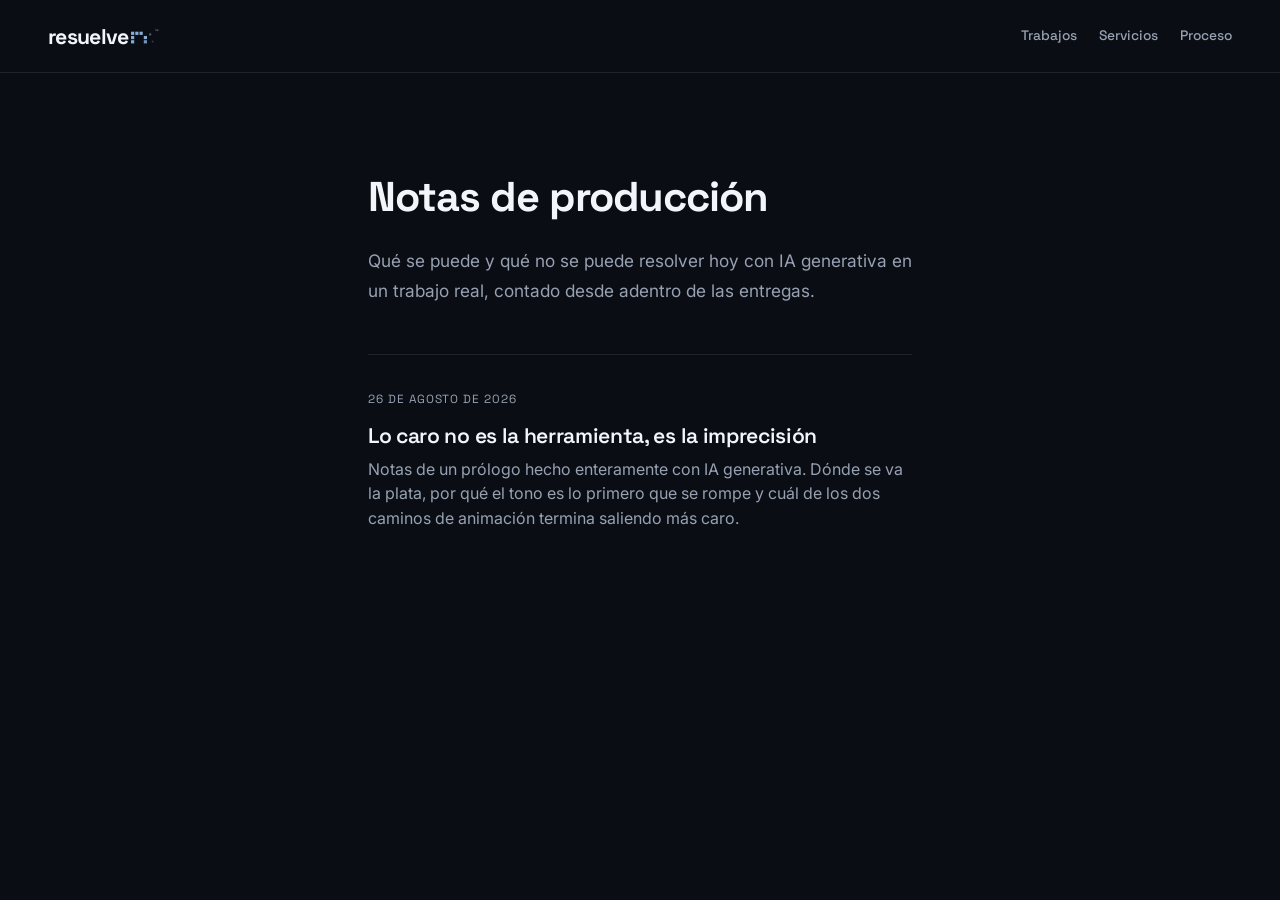
<file: blog/index.html>
<!DOCTYPE html>
<html lang="es">
<head>
  <meta name="robots" content="noindex, nofollow">
  <meta charset="UTF-8">
  <meta name="viewport" content="width=device-width, initial-scale=1.0">
  <title>Blog · resuelven™</title>
  <meta name="description" content="Notas de producción de Resuelven: qué se puede y qué no se puede resolver con IA generativa en un trabajo real, contado por quienes lo entregan.">
  <link rel="icon" href="/assets/images/favicon-n.png">
  <link rel="apple-touch-icon" href="/assets/images/apple-touch-icon-n.png">
  <link rel="canonical" href="https://resuelven.pro/blog/">
  <meta property="og:title" content="Blog · resuelven™">
  <meta property="og:description" content="Notas de producción de Resuelven: qué se puede y qué no se puede resolver con IA generativa en un trabajo real.">
  <meta property="og:image" content="https://resuelven.pro/assets/images/card.jpg">
  <meta property="og:url" content="https://resuelven.pro/blog/">
  <meta property="og:type" content="website">
  <meta property="og:site_name" content="Resuelven">
  <meta property="og:locale" content="es_AR">
  <meta name="twitter:card" content="summary_large_image">
  <meta name="twitter:title" content="Blog · resuelven™">
  <meta name="twitter:description" content="Notas de producción de Resuelven.">
  <meta name="twitter:image" content="https://resuelven.pro/assets/images/card.jpg">
  <link rel="preconnect" href="https://fonts.googleapis.com">
  <link rel="preconnect" href="https://fonts.gstatic.com" crossorigin>
  <link href="https://fonts.googleapis.com/css2?family=Space+Grotesk:wght@400;500;600;700&family=Inter:wght@400;500;600&display=swap" rel="stylesheet">
  <link rel="stylesheet" href="/css/blog.css?v=3">
</head>
<body>

<header class="topbar">
  <a class="topbar__logo" href="/" aria-label="resuelven">
    <svg viewBox="0 0 248 60" xmlns="http://www.w3.org/2000/svg" role="img">
      <text x="0" y="46" font-family="Space Grotesk, sans-serif" font-size="40" font-weight="700" letter-spacing="-1.3" fill="currentColor">resuelve</text>
      <g fill="#88ACD6">
        <rect x="156" y="22" width="6" height="6"/><rect x="156" y="30" width="6" height="6"/>
        <rect x="156" y="38" width="6" height="6"/>
        <rect x="164" y="22" width="6" height="6"/><rect x="172" y="22" width="6" height="6"/>
        <rect x="180" y="30" width="6" height="6"/><rect x="180" y="38" width="6" height="6" opacity=".85"/>
        <rect x="190" y="25" width="4" height="4" opacity=".5"/>
        <rect x="195" y="39" width="3" height="3" opacity=".35"/>
      </g>
      <text x="202" y="26" font-family="Space Grotesk, sans-serif" font-size="12" font-weight="600" fill="#88ACD6">™</text>
    </svg>
  </a>
  <nav class="topbar__links">
    <a href="/#work">Trabajos</a>
    <a href="/#services">Servicios</a>
    <a href="/#process">Proceso</a>
  </nav>
</header>

<main>
  <div class="wrap blog-head">
    <h1>Notas de producción</h1>
    <p>Qué se puede y qué no se puede resolver hoy con IA generativa en un trabajo real, contado desde adentro de las entregas.</p>
  </div>

  <div class="wrap entries">
    <a class="entry" href="/blog/lo-caro-no-es-la-herramienta/">
      <span class="date">26 de agosto de 2026</span>
      <h2>Lo caro no es la herramienta, es la imprecisión</h2>
      <p>Notas de un prólogo hecho enteramente con IA generativa. Dónde se va la plata, por qué el tono es lo primero que se rompe y cuál de los dos caminos de animación termina saliendo más caro.</p>
    </a>
  </div>
</main>

</body>
</html>
</file>
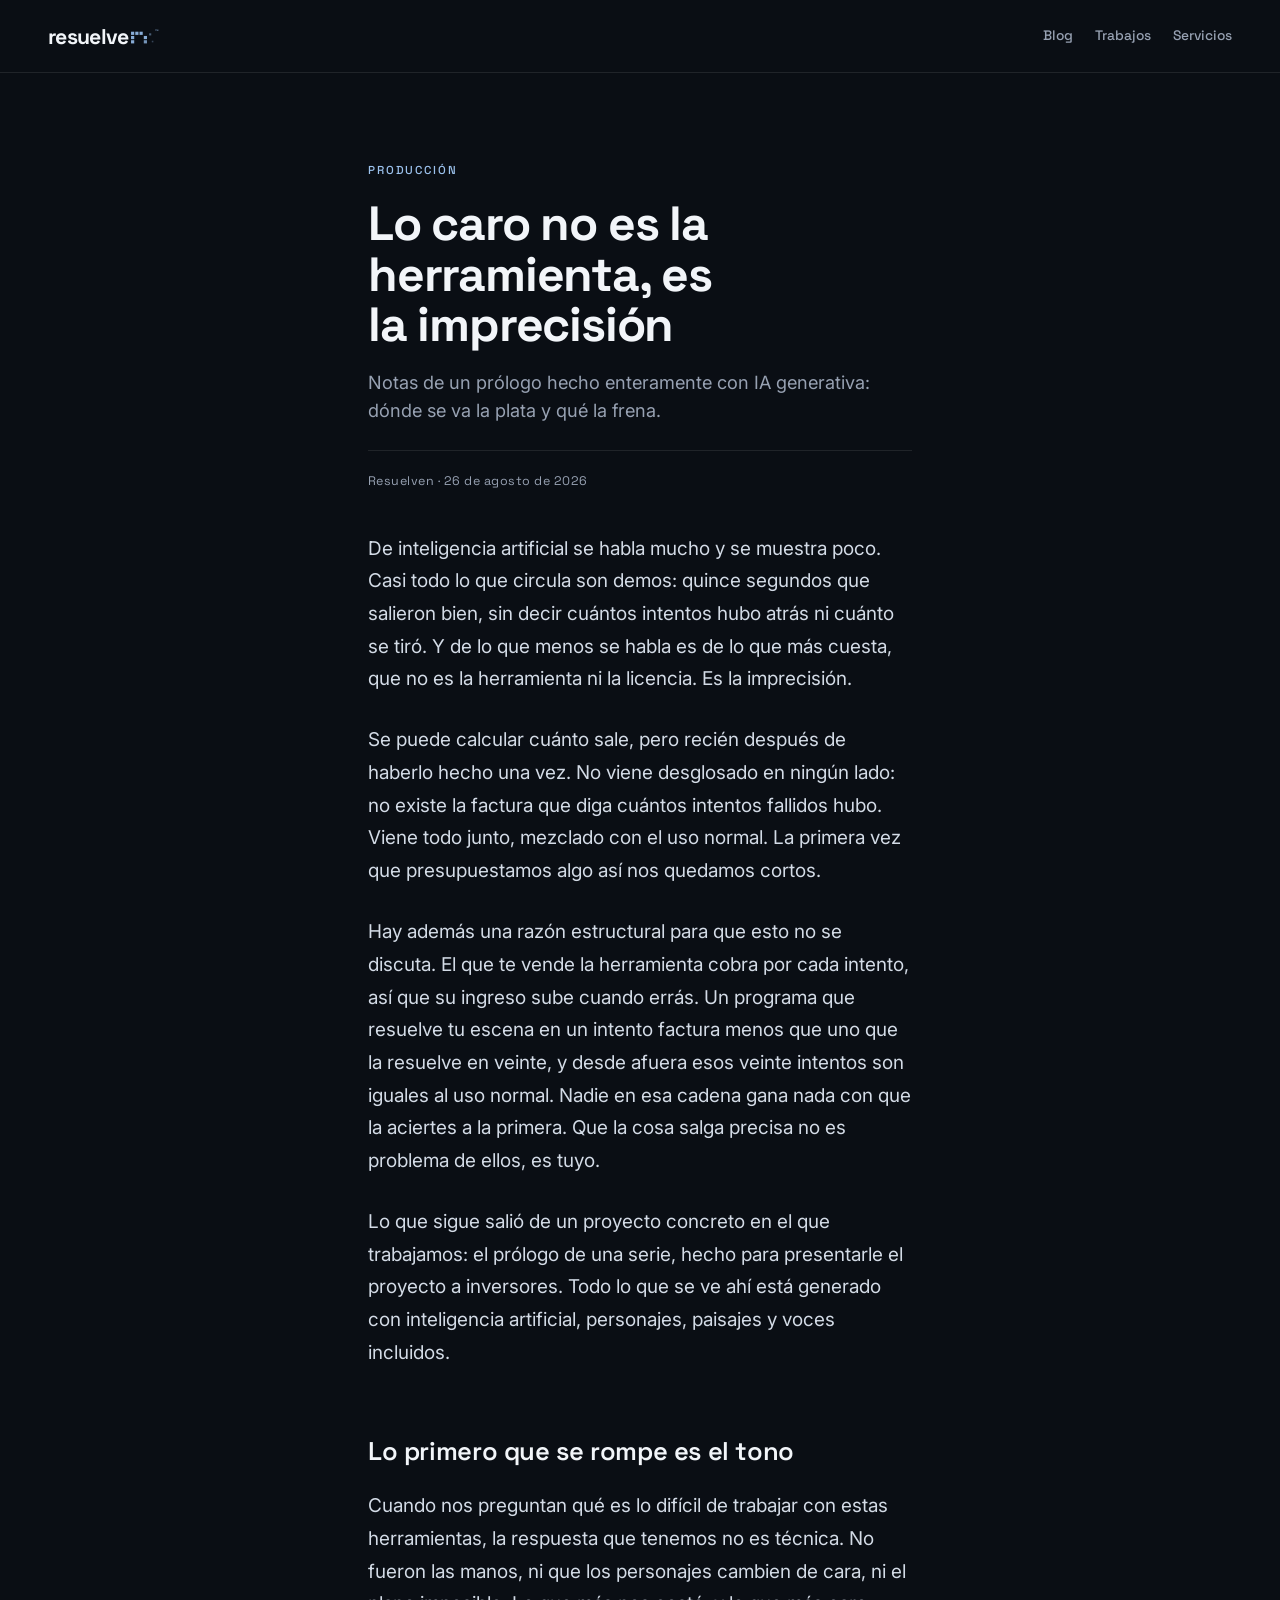
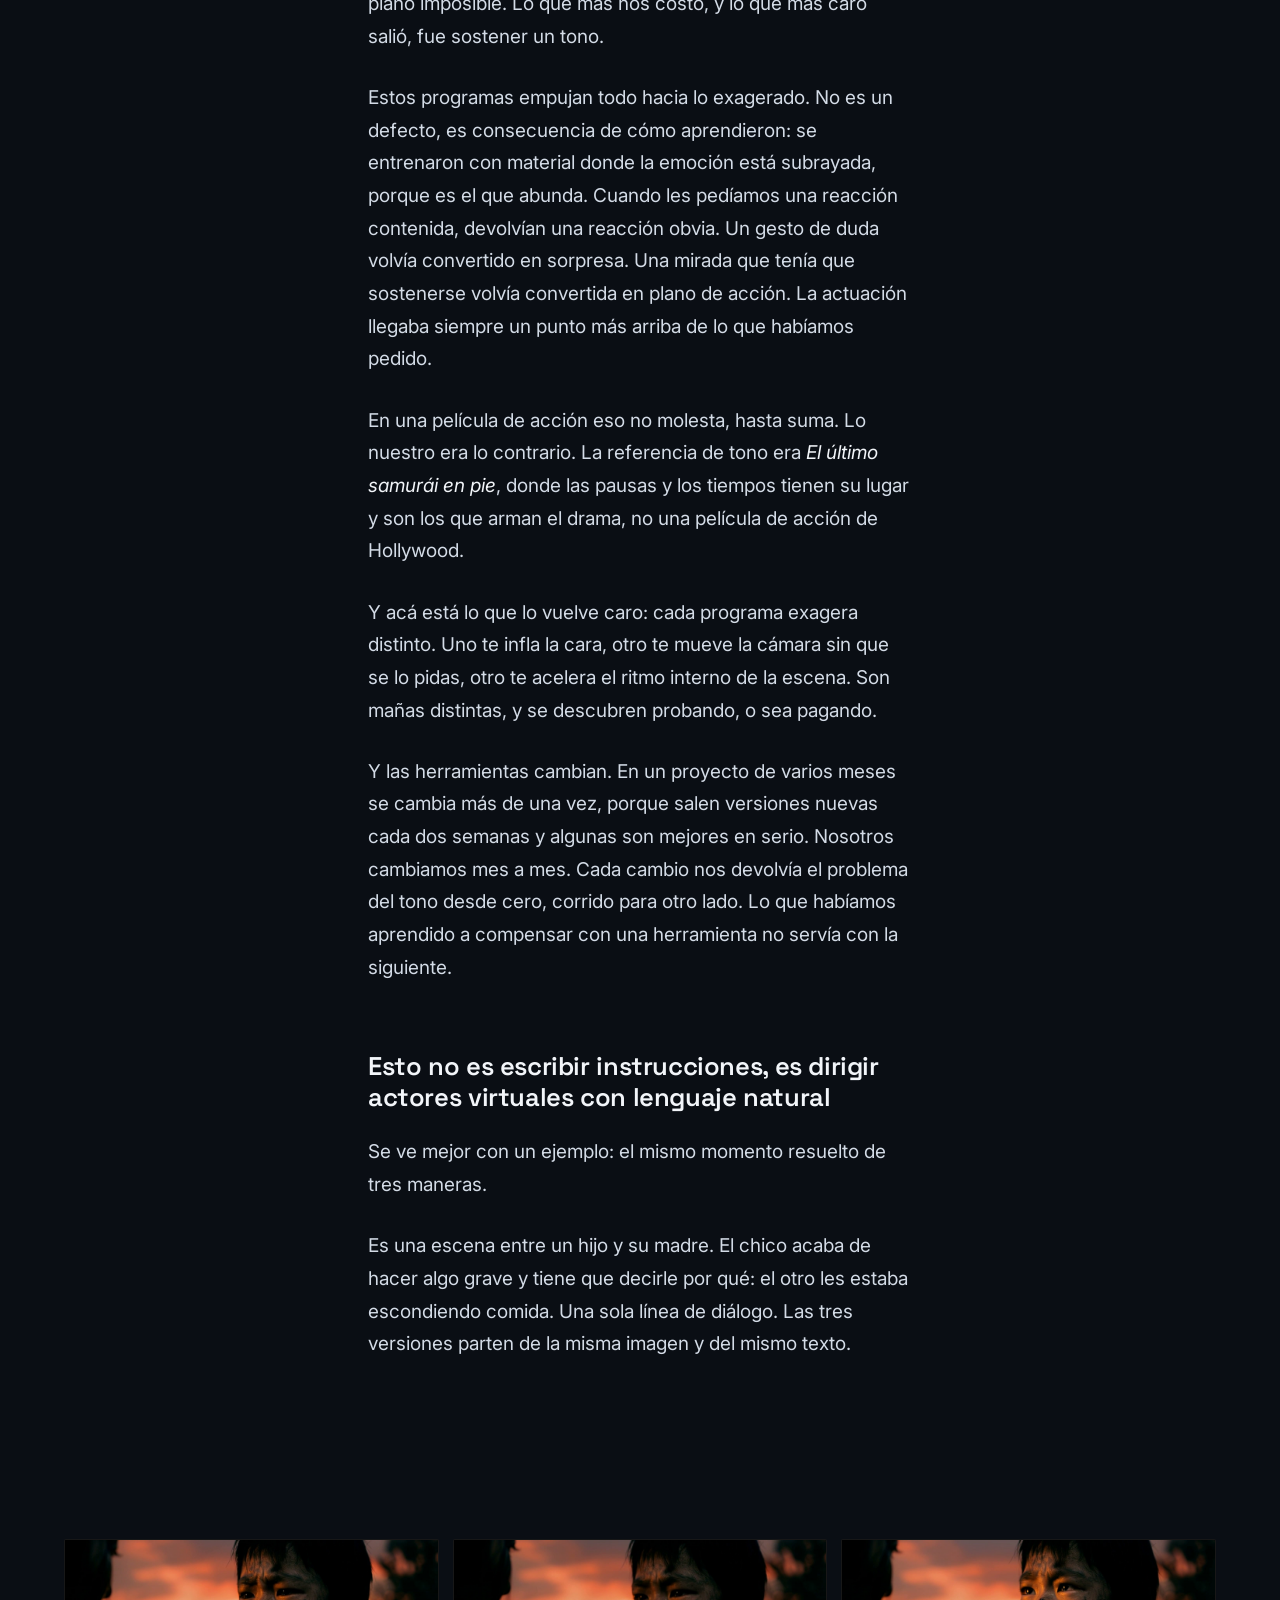
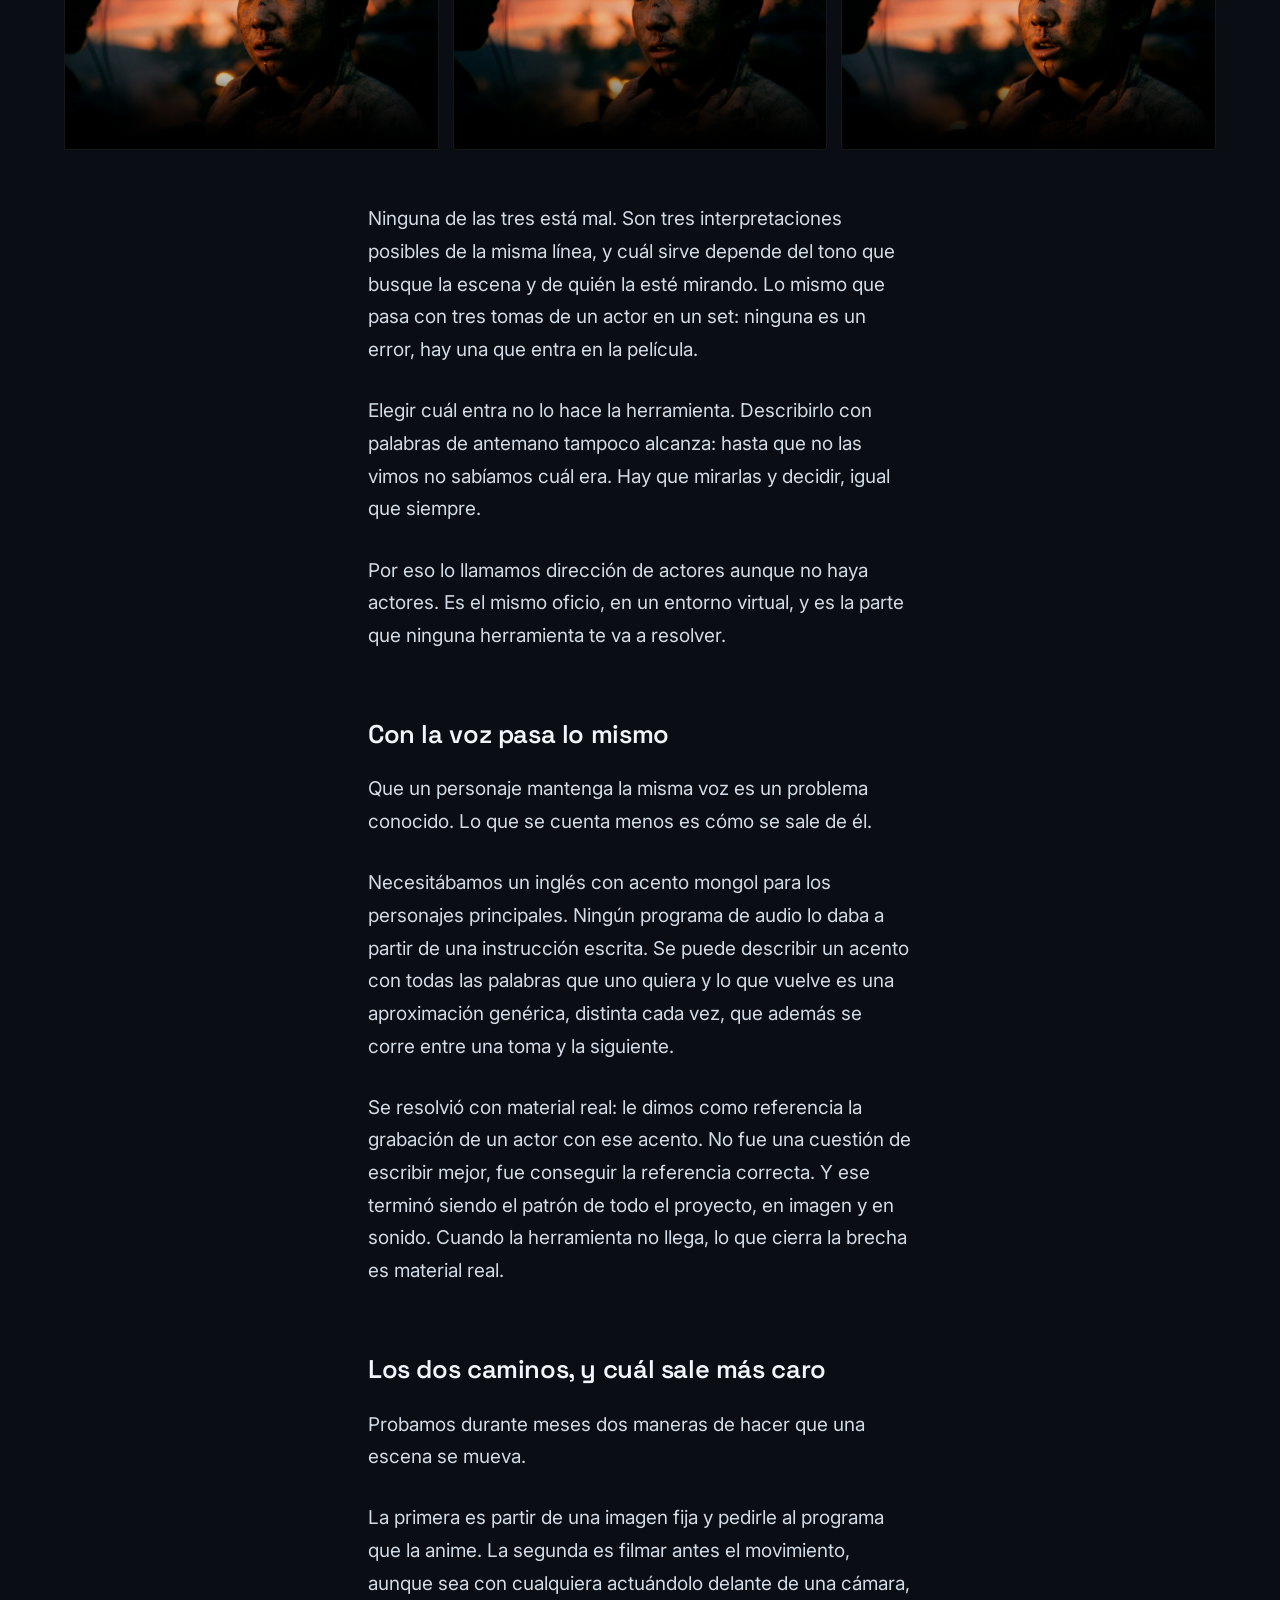
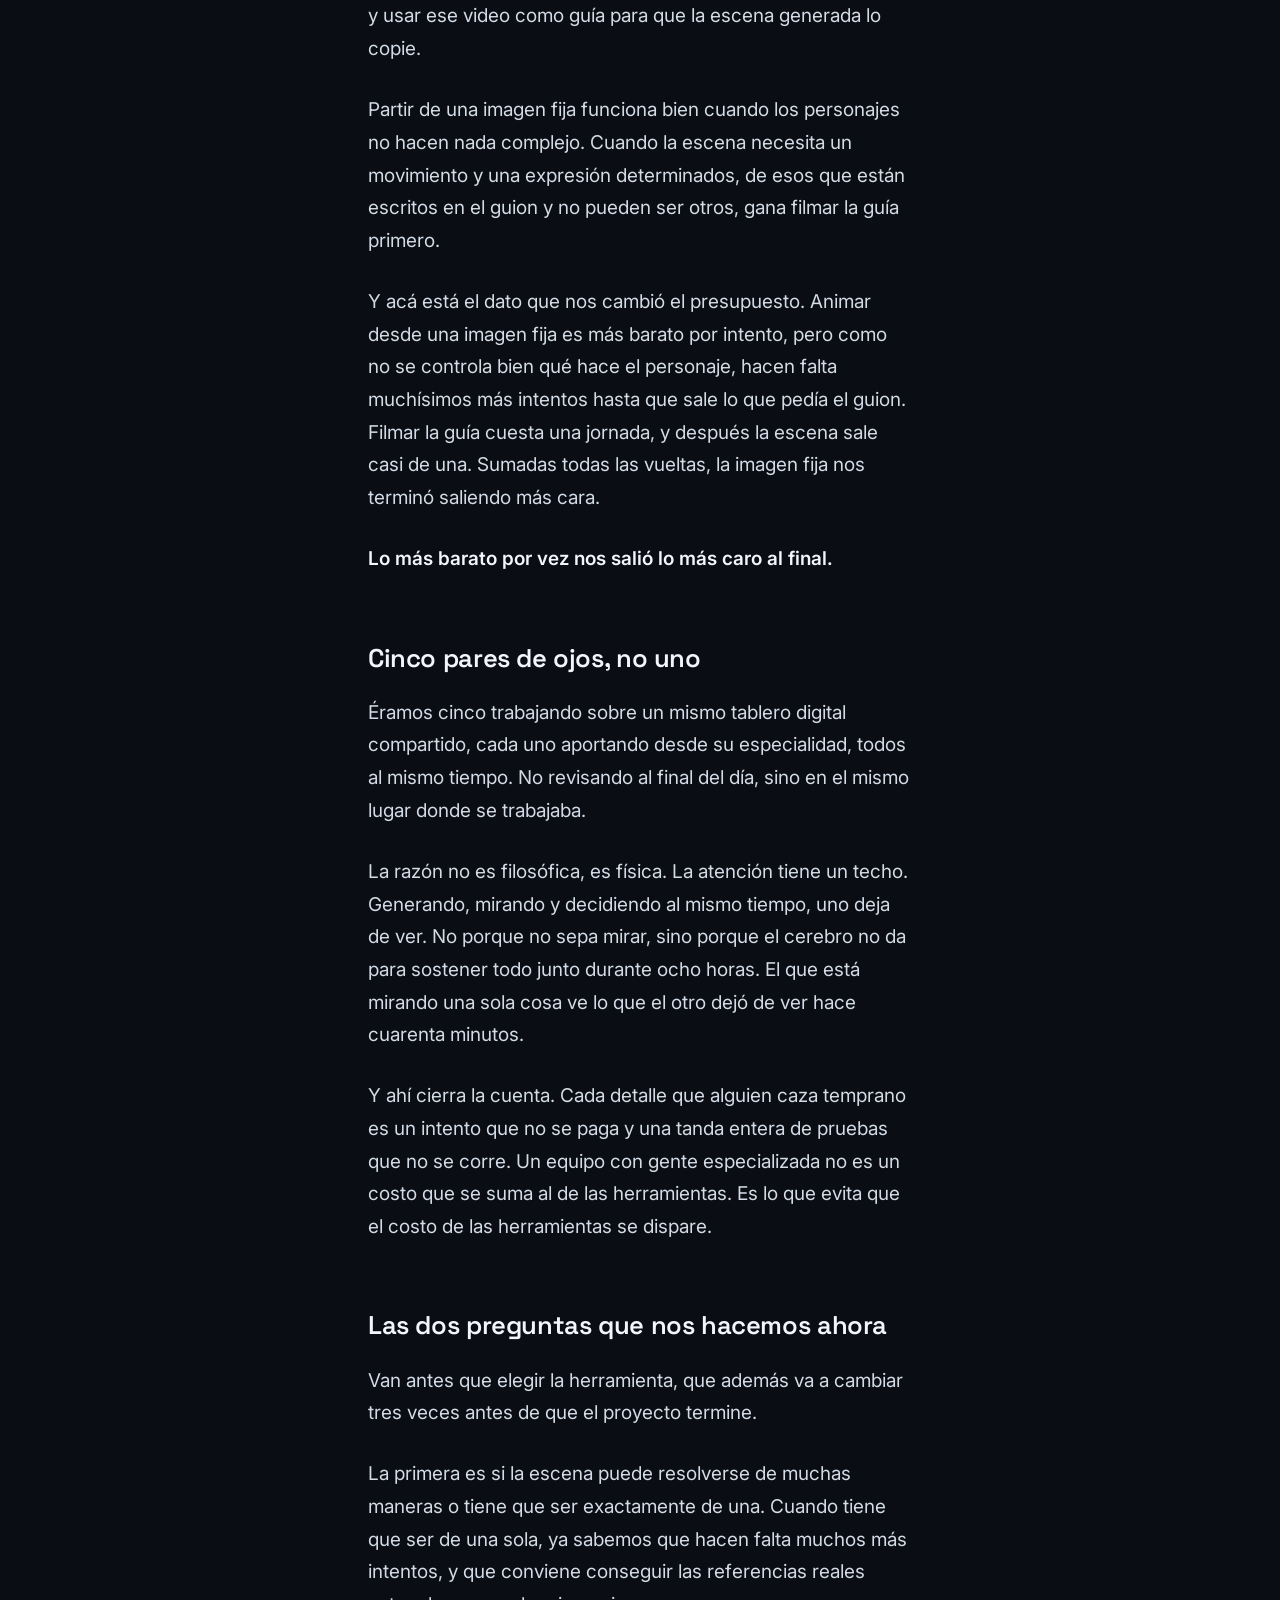
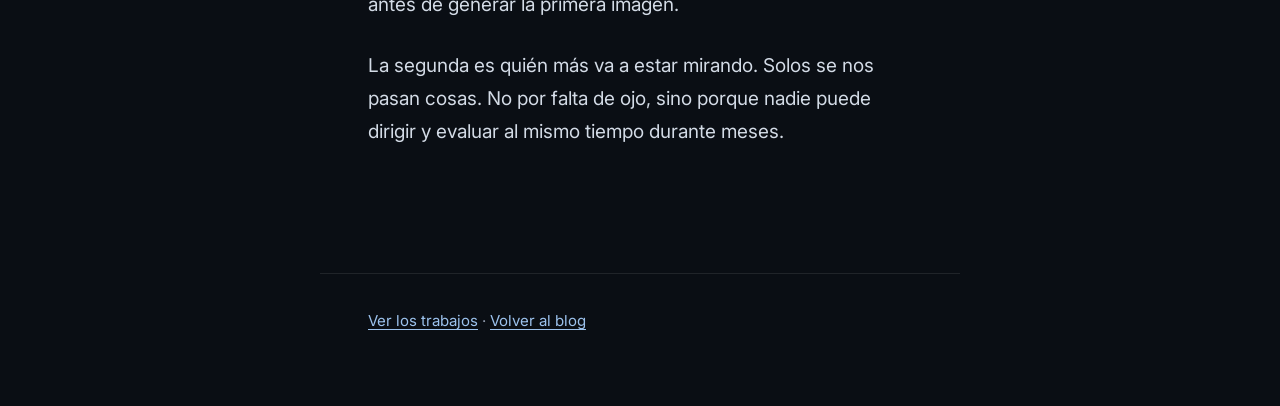
<file: blog/lo-caro-no-es-la-herramienta/index.html>
<!DOCTYPE html>
<html lang="es">
<head>
  <meta name="robots" content="noindex, nofollow">
  <meta charset="UTF-8">
  <meta name="viewport" content="width=device-width, initial-scale=1.0">
  <title>Lo caro no es la herramienta, es la imprecisión · resuelven™</title>
  <meta name="description" content="Notas de un prólogo hecho enteramente con IA generativa: dónde se va la plata, por qué el tono es lo primero que se rompe y cuál de los dos caminos de animación termina saliendo más caro.">
  <link rel="icon" href="/assets/images/favicon-n.png">
  <link rel="apple-touch-icon" href="/assets/images/apple-touch-icon-n.png">
  <link rel="canonical" href="https://resuelven.pro/blog/lo-caro-no-es-la-herramienta/">
  <meta property="og:title" content="Lo caro no es la herramienta, es la imprecisión">
  <meta property="og:description" content="Notas de un prólogo hecho enteramente con IA generativa: dónde se va la plata, por qué el tono es lo primero que se rompe y cuál de los dos caminos de animación termina saliendo más caro.">
  <meta property="og:image" content="https://resuelven.pro/assets/videos/tono-1_poster.jpg">
  <meta property="og:url" content="https://resuelven.pro/blog/lo-caro-no-es-la-herramienta/">
  <meta property="og:type" content="article">
  <meta property="og:site_name" content="Resuelven">
  <meta property="og:locale" content="es_AR">
  <meta name="twitter:card" content="summary_large_image">
  <meta name="twitter:title" content="Lo caro no es la herramienta, es la imprecisión">
  <meta name="twitter:description" content="Notas de un prólogo hecho enteramente con IA generativa: dónde se va la plata y qué la frena.">
  <meta name="twitter:image" content="https://resuelven.pro/assets/videos/tono-1_poster.jpg">
  <link rel="preconnect" href="https://fonts.googleapis.com">
  <link rel="preconnect" href="https://fonts.gstatic.com" crossorigin>
  <link href="https://fonts.googleapis.com/css2?family=Space+Grotesk:wght@400;500;600;700&family=Inter:wght@400;500;600&display=swap" rel="stylesheet">
  <link rel="stylesheet" href="/css/blog.css?v=3">
  <script type="application/ld+json">
  {
    "@context": "https://schema.org",
    "@type": "Article",
    "headline": "Lo caro no es la herramienta, es la imprecisión",
    "description": "Notas de un prólogo hecho enteramente con IA generativa: dónde se va la plata y qué la frena.",
    "image": "https://resuelven.pro/assets/videos/tono-1_poster.jpg",
    "datePublished": "2026-08-26",
    "inLanguage": "es-AR",
    "author": { "@type": "Organization", "name": "Resuelven" },
    "publisher": { "@type": "Organization", "name": "Resuelven", "url": "https://resuelven.pro/" },
    "mainEntityOfPage": "https://resuelven.pro/blog/lo-caro-no-es-la-herramienta/"
  }
  </script>
</head>
<body>

<header class="topbar">
  <a class="topbar__logo" href="/" aria-label="resuelven">
    <svg viewBox="0 0 248 60" xmlns="http://www.w3.org/2000/svg" role="img">
      <text x="0" y="46" font-family="Space Grotesk, sans-serif" font-size="40" font-weight="700" letter-spacing="-1.3" fill="currentColor">resuelve</text>
      <g fill="#88ACD6">
        <rect x="156" y="22" width="6" height="6"/><rect x="156" y="30" width="6" height="6"/>
        <rect x="156" y="38" width="6" height="6"/>
        <rect x="164" y="22" width="6" height="6"/><rect x="172" y="22" width="6" height="6"/>
        <rect x="180" y="30" width="6" height="6"/><rect x="180" y="38" width="6" height="6" opacity=".85"/>
        <rect x="190" y="25" width="4" height="4" opacity=".5"/>
        <rect x="195" y="39" width="3" height="3" opacity=".35"/>
      </g>
      <text x="202" y="26" font-family="Space Grotesk, sans-serif" font-size="12" font-weight="600" fill="#88ACD6">™</text>
    </svg>
  </a>
  <nav class="topbar__links">
    <a href="/blog/">Blog</a>
    <a href="/#work">Trabajos</a>
    <a href="/#services">Servicios</a>
  </nav>
</header>

<article>

  <div class="wrap post-head">
    <p class="kicker">Producción</p>
    <h1>Lo caro no es la herramienta, es la imprecisión</h1>
    <p class="dek">Notas de un prólogo hecho enteramente con IA generativa: dónde se va la plata y qué la frena.</p>
    <p class="byline">Resuelven · 26 de agosto de 2026</p>
  </div>

  <div class="wrap post-body">

    <p>De inteligencia artificial se habla mucho y se muestra poco. Casi todo lo que circula son demos: quince segundos que salieron bien, sin decir cuántos intentos hubo atrás ni cuánto se tiró. Y de lo que menos se habla es de lo que más cuesta, que no es la herramienta ni la licencia. Es la imprecisión.</p>

    <p>Se puede calcular cuánto sale, pero recién después de haberlo hecho una vez. No viene desglosado en ningún lado: no existe la factura que diga cuántos intentos fallidos hubo. Viene todo junto, mezclado con el uso normal. La primera vez que presupuestamos algo así nos quedamos cortos.</p>

    <p>Hay además una razón estructural para que esto no se discuta. El que te vende la herramienta cobra por cada intento, así que su ingreso sube cuando errás. Un programa que resuelve tu escena en un intento factura menos que uno que la resuelve en veinte, y desde afuera esos veinte intentos son iguales al uso normal. Nadie en esa cadena gana nada con que la aciertes a la primera. Que la cosa salga precisa no es problema de ellos, es tuyo.</p>

    <p>Lo que sigue salió de un proyecto concreto en el que trabajamos: el prólogo de una serie, hecho para presentarle el proyecto a inversores. Todo lo que se ve ahí está generado con inteligencia artificial, personajes, paisajes y voces incluidos.</p>

    <h2>Lo primero que se rompe es el tono</h2>

    <p>Cuando nos preguntan qué es lo difícil de trabajar con estas herramientas, la respuesta que tenemos no es técnica. No fueron las manos, ni que los personajes cambien de cara, ni el plano imposible. Lo que más nos costó, y lo que más caro salió, fue sostener un tono.</p>

    <p>Estos programas empujan todo hacia lo exagerado. No es un defecto, es consecuencia de cómo aprendieron: se entrenaron con material donde la emoción está subrayada, porque es el que abunda. Cuando les pedíamos una reacción contenida, devolvían una reacción obvia. Un gesto de duda volvía convertido en sorpresa. Una mirada que tenía que sostenerse volvía convertida en plano de acción. La actuación llegaba siempre un punto más arriba de lo que habíamos pedido.</p>

    <p>En una película de acción eso no molesta, hasta suma. Lo nuestro era lo contrario. La referencia de tono era <em>El último samurái en pie</em>, donde las pausas y los tiempos tienen su lugar y son los que arman el drama, no una película de acción de Hollywood.</p>

    <p>Y acá está lo que lo vuelve caro: cada programa exagera distinto. Uno te infla la cara, otro te mueve la cámara sin que se lo pidas, otro te acelera el ritmo interno de la escena. Son mañas distintas, y se descubren probando, o sea pagando.</p>

    <p>Y las herramientas cambian. En un proyecto de varios meses se cambia más de una vez, porque salen versiones nuevas cada dos semanas y algunas son mejores en serio. Nosotros cambiamos mes a mes. Cada cambio nos devolvía el problema del tono desde cero, corrido para otro lado. Lo que habíamos aprendido a compensar con una herramienta no servía con la siguiente.</p>

    <h2>Esto no es escribir instrucciones, es dirigir actores virtuales con lenguaje natural</h2>

    <p>Se ve mejor con un ejemplo: el mismo momento resuelto de tres maneras.</p>

    <p>Es una escena entre un hijo y su madre. El chico acaba de hacer algo grave y tiene que decirle por qué: el otro les estaba escondiendo comida. Una sola línea de diálogo. Las tres versiones parten de la misma imagen y del mismo texto.</p>

  </div>

  <div class="takes">
    <video src="/assets/videos/tono-1.mp4" poster="/assets/videos/tono-1_poster.jpg" controls playsinline preload="metadata"></video>
    <video src="/assets/videos/tono-2.mp4" poster="/assets/videos/tono-2_poster.jpg" controls playsinline preload="metadata"></video>
    <video src="/assets/videos/tono-3.mp4" poster="/assets/videos/tono-3_poster.jpg" controls playsinline preload="metadata"></video>
  </div>

  <div class="wrap post-body">

    <p>Ninguna de las tres está mal. Son tres interpretaciones posibles de la misma línea, y cuál sirve depende del tono que busque la escena y de quién la esté mirando. Lo mismo que pasa con tres tomas de un actor en un set: ninguna es un error, hay una que entra en la película.</p>

    <p>Elegir cuál entra no lo hace la herramienta. Describirlo con palabras de antemano tampoco alcanza: hasta que no las vimos no sabíamos cuál era. Hay que mirarlas y decidir, igual que siempre.</p>

    <p>Por eso lo llamamos dirección de actores aunque no haya actores. Es el mismo oficio, en un entorno virtual, y es la parte que ninguna herramienta te va a resolver.</p>

    <h2>Con la voz pasa lo mismo</h2>

    <p>Que un personaje mantenga la misma voz es un problema conocido. Lo que se cuenta menos es cómo se sale de él.</p>

    <p>Necesitábamos un inglés con acento mongol para los personajes principales. Ningún programa de audio lo daba a partir de una instrucción escrita. Se puede describir un acento con todas las palabras que uno quiera y lo que vuelve es una aproximación genérica, distinta cada vez, que además se corre entre una toma y la siguiente.</p>

    <p>Se resolvió con material real: le dimos como referencia la grabación de un actor con ese acento. No fue una cuestión de escribir mejor, fue conseguir la referencia correcta. Y ese terminó siendo el patrón de todo el proyecto, en imagen y en sonido. Cuando la herramienta no llega, lo que cierra la brecha es material real.</p>

    <h2>Los dos caminos, y cuál sale más caro</h2>

    <p>Probamos durante meses dos maneras de hacer que una escena se mueva.</p>

    <p>La primera es partir de una imagen fija y pedirle al programa que la anime. La segunda es filmar antes el movimiento, aunque sea con cualquiera actuándolo delante de una cámara, y usar ese video como guía para que la escena generada lo copie.</p>

    <p>Partir de una imagen fija funciona bien cuando los personajes no hacen nada complejo. Cuando la escena necesita un movimiento y una expresión determinados, de esos que están escritos en el guion y no pueden ser otros, gana filmar la guía primero.</p>

    <p>Y acá está el dato que nos cambió el presupuesto. Animar desde una imagen fija es más barato por intento, pero como no se controla bien qué hace el personaje, hacen falta muchísimos más intentos hasta que sale lo que pedía el guion. Filmar la guía cuesta una jornada, y después la escena sale casi de una. Sumadas todas las vueltas, la imagen fija nos terminó saliendo más cara.</p>

    <p><strong>Lo más barato por vez nos salió lo más caro al final.</strong></p>

    <h2>Cinco pares de ojos, no uno</h2>

    <p>Éramos cinco trabajando sobre un mismo tablero digital compartido, cada uno aportando desde su especialidad, todos al mismo tiempo. No revisando al final del día, sino en el mismo lugar donde se trabajaba.</p>

    <p>La razón no es filosófica, es física. La atención tiene un techo. Generando, mirando y decidiendo al mismo tiempo, uno deja de ver. No porque no sepa mirar, sino porque el cerebro no da para sostener todo junto durante ocho horas. El que está mirando una sola cosa ve lo que el otro dejó de ver hace cuarenta minutos.</p>

    <p>Y ahí cierra la cuenta. Cada detalle que alguien caza temprano es un intento que no se paga y una tanda entera de pruebas que no se corre. Un equipo con gente especializada no es un costo que se suma al de las herramientas. Es lo que evita que el costo de las herramientas se dispare.</p>

    <h2>Las dos preguntas que nos hacemos ahora</h2>

    <p>Van antes que elegir la herramienta, que además va a cambiar tres veces antes de que el proyecto termine.</p>

    <p>La primera es si la escena puede resolverse de muchas maneras o tiene que ser exactamente de una. Cuando tiene que ser de una sola, ya sabemos que hacen falta muchos más intentos, y que conviene conseguir las referencias reales antes de generar la primera imagen.</p>

    <p>La segunda es quién más va a estar mirando. Solos se nos pasan cosas. No por falta de ojo, sino porque nadie puede dirigir y evaluar al mismo tiempo durante meses.</p>

  </div>

  <div class="wrap post-foot">
    <p><a href="/#work">Ver los trabajos</a> · <a href="/blog/">Volver al blog</a></p>
  </div>

</article>

</body>
</html>
</file>
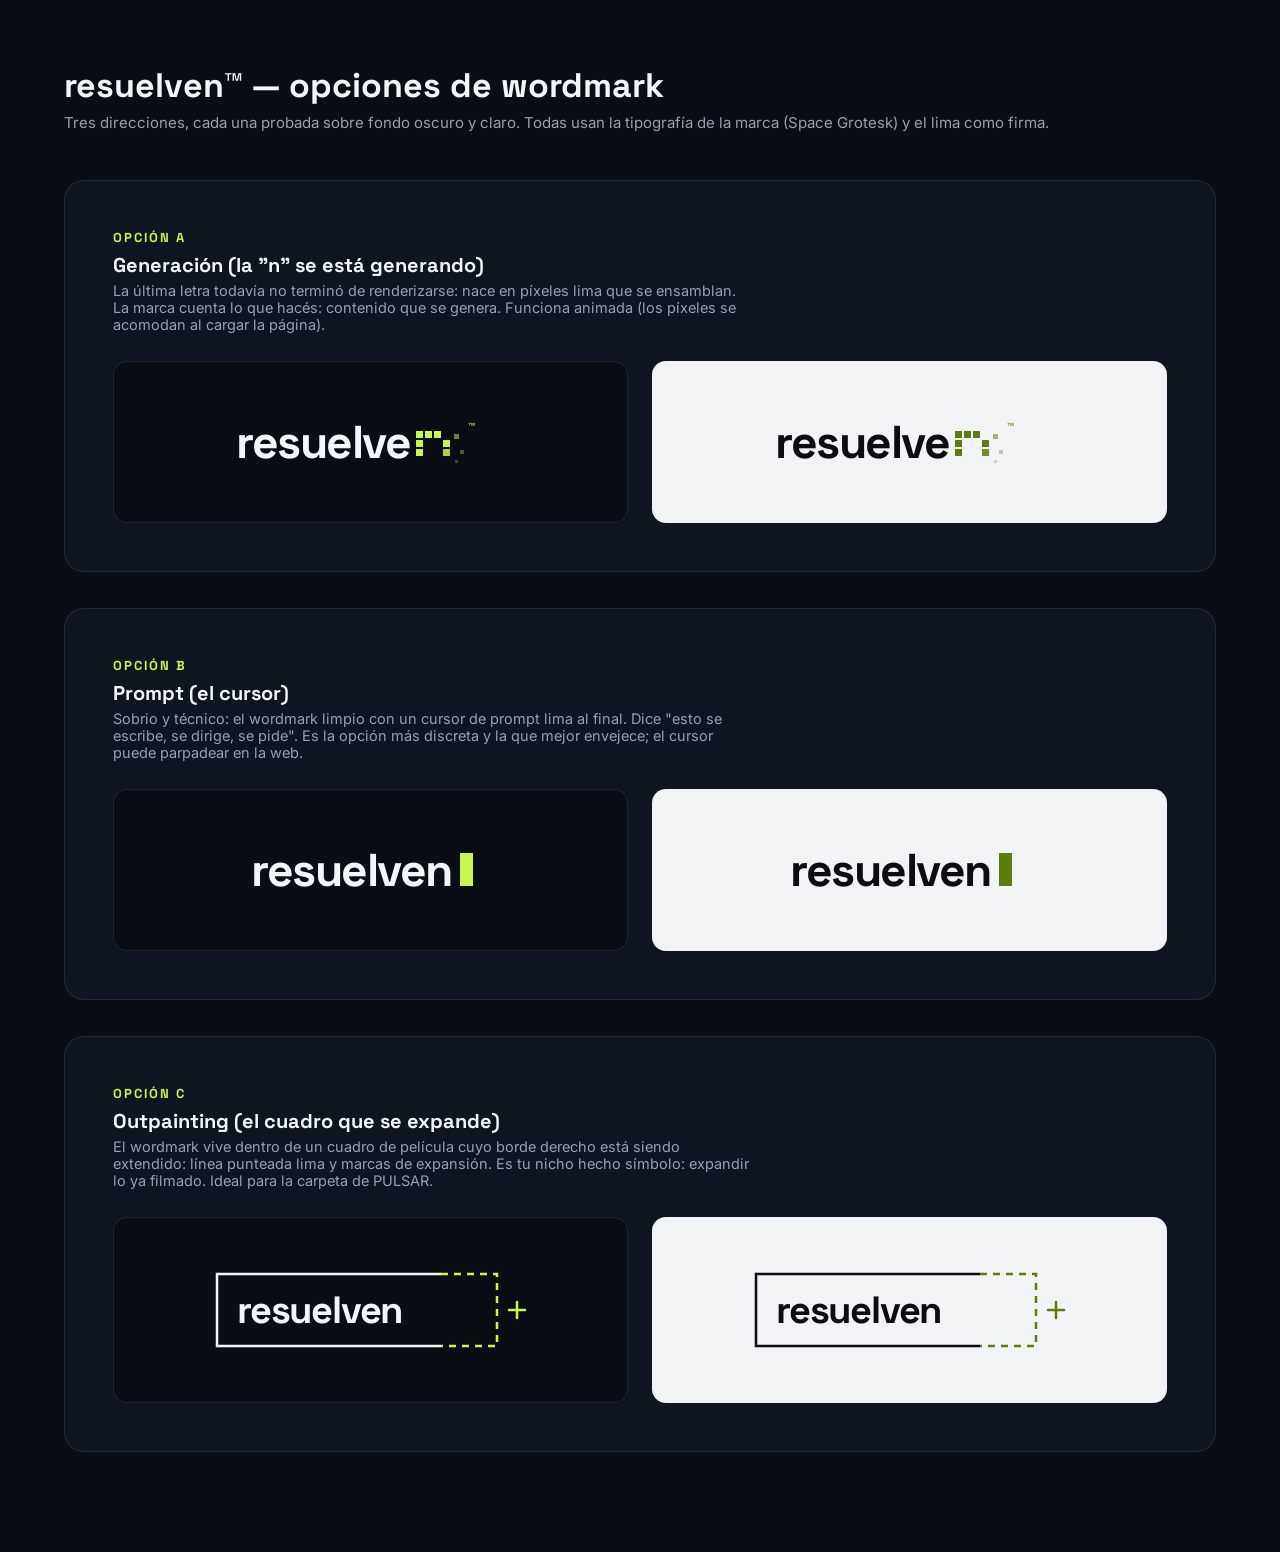
<file: branding/logos.html>
<!DOCTYPE html>
<html lang="es">
<head>
<meta charset="UTF-8">
<meta name="viewport" content="width=device-width, initial-scale=1.0">
<title>resuelven™ — opciones de logo</title>
<link rel="preconnect" href="https://fonts.googleapis.com">
<link rel="preconnect" href="https://fonts.gstatic.com" crossorigin>
<link href="https://fonts.googleapis.com/css2?family=Space+Grotesk:wght@500;600;700&family=Inter:wght@400;500&display=swap" rel="stylesheet">
<style>
  :root { --ink:#0a0e14; --text:#f2f5f9; --muted:#97a1b2; --lime:#c8f550; --line:rgba(255,255,255,.09); }
  * { margin:0; padding:0; box-sizing:border-box; }
  body { background:var(--ink); color:var(--text); font-family:Inter,system-ui,sans-serif; padding:clamp(24px,5vw,64px); }
  h1 { font-family:"Space Grotesk"; font-size:clamp(24px,3vw,34px); margin-bottom:6px; }
  .sub { color:var(--muted); margin-bottom:48px; font-size:15px; }
  .opt { border:1px solid var(--line); border-radius:20px; padding:clamp(24px,4vw,48px); margin-bottom:36px; background:#0e1420; }
  .opt h2 { font-family:"Space Grotesk"; font-size:20px; margin-bottom:4px; }
  .opt h2 em { font-style:normal; color:var(--lime); font-size:13px; letter-spacing:.15em; display:block; margin-bottom:6px; }
  .opt p { color:var(--muted); font-size:14.5px; max-width:640px; margin-bottom:28px; }
  .stage { display:flex; flex-wrap:wrap; gap:24px; align-items:stretch; }
  .board { flex:1 1 380px; border-radius:14px; display:grid; place-items:center; padding:44px 24px; }
  .board.dark { background:#0a0e14; border:1px solid var(--line); }
  .board.light { background:#f2f3f5; }
  svg { display:block; max-width:100%; height:auto; }
  svg text { font-family:"Space Grotesk",sans-serif; }
</style>
</head>
<body>

<h1>resuelven™ — opciones de wordmark</h1>
<p class="sub">Tres direcciones, cada una probada sobre fondo oscuro y claro. Todas usan la tipografía de la marca (Space Grotesk) y el lima como firma.</p>

<!-- ============ OPCIÓN A ============ -->
<div class="opt">
  <h2><em>OPCIÓN A</em>Generación (la "n" se está generando)</h2>
  <p>La última letra todavía no terminó de renderizarse: nace en píxeles lima que se ensamblan. La marca cuenta lo que hacés: contenido que se genera. Funciona animada (los píxeles se acomodan al cargar la página).</p>
  <div class="stage">
    <div class="board dark">
      <svg width="270" height="72" viewBox="0 0 270 72" xmlns="http://www.w3.org/2000/svg" aria-label="resuelven opción A">
        <text x="0" y="52" font-size="46" font-weight="700" letter-spacing="-1.5" fill="#f2f5f9">resuelve</text>
        <g fill="#c8f550">
          <rect x="180" y="25" width="7" height="7"/><rect x="180" y="34" width="7" height="7"/>
          <rect x="180" y="43" width="7" height="7"/>
          <rect x="189" y="25" width="7" height="7"/><rect x="198" y="25" width="7" height="7"/>
          <rect x="207" y="34" width="7" height="7"/><rect x="207" y="43" width="7" height="7" opacity=".85"/>
          <rect x="218" y="28" width="5" height="5" opacity=".5"/>
          <rect x="224" y="44" width="4" height="4" opacity=".35"/>
          <rect x="219" y="54" width="3" height="3" opacity=".25"/>
        </g>
        <text x="232" y="26" font-size="13" font-weight="600" fill="#c8f550">™</text>
      </svg>
    </div>
    <div class="board light">
      <svg width="270" height="72" viewBox="0 0 270 72" xmlns="http://www.w3.org/2000/svg" aria-label="resuelven opción A claro">
        <text x="0" y="52" font-size="46" font-weight="700" letter-spacing="-1.5" fill="#0a0e14">resuelve</text>
        <g fill="#5a7d0e">
          <rect x="180" y="25" width="7" height="7"/><rect x="180" y="34" width="7" height="7"/>
          <rect x="180" y="43" width="7" height="7"/>
          <rect x="189" y="25" width="7" height="7"/><rect x="198" y="25" width="7" height="7"/>
          <rect x="207" y="34" width="7" height="7"/><rect x="207" y="43" width="7" height="7" opacity=".85"/>
          <rect x="218" y="28" width="5" height="5" opacity=".5"/>
          <rect x="224" y="44" width="4" height="4" opacity=".35"/>
          <rect x="219" y="54" width="3" height="3" opacity=".25"/>
        </g>
        <text x="232" y="26" font-size="13" font-weight="600" fill="#5a7d0e">™</text>
      </svg>
    </div>
  </div>
</div>

<!-- ============ OPCIÓN B ============ -->
<div class="opt">
  <h2><em>OPCIÓN B</em>Prompt (el cursor)</h2>
  <p>Sobrio y técnico: el wordmark limpio con un cursor de prompt lima al final. Dice "esto se escribe, se dirige, se pide". Es la opción más discreta y la que mejor envejece; el cursor puede parpadear en la web.</p>
  <div class="stage">
    <div class="board dark">
      <svg width="240" height="72" viewBox="0 0 240 72" xmlns="http://www.w3.org/2000/svg" aria-label="resuelven opción B">
        <text x="0" y="52" font-size="46" font-weight="700" letter-spacing="-1.5" fill="#f2f5f9">resuelven</text>
        <rect x="209" y="19" width="13" height="33" fill="#c8f550"/>
      </svg>
    </div>
    <div class="board light">
      <svg width="240" height="72" viewBox="0 0 240 72" xmlns="http://www.w3.org/2000/svg" aria-label="resuelven opción B claro">
        <text x="0" y="52" font-size="46" font-weight="700" letter-spacing="-1.5" fill="#0a0e14">resuelven</text>
        <rect x="209" y="19" width="13" height="33" fill="#5a7d0e"/>
      </svg>
    </div>
  </div>
</div>

<!-- ============ OPCIÓN C ============ -->
<div class="opt">
  <h2><em>OPCIÓN C</em>Outpainting (el cuadro que se expande)</h2>
  <p>El wordmark vive dentro de un cuadro de película cuyo borde derecho está siendo extendido: línea punteada lima y marcas de expansión. Es tu nicho hecho símbolo: expandir lo ya filmado. Ideal para la carpeta de PULSAR.</p>
  <div class="stage">
    <div class="board dark">
      <svg width="340" height="96" viewBox="0 0 340 96" xmlns="http://www.w3.org/2000/svg" aria-label="resuelven opción C">
        <path d="M 240 12 H 16 V 84 H 240" fill="none" stroke="#f2f5f9" stroke-width="2.5"/>
        <path d="M 240 12 H 296 V 84 H 240" fill="none" stroke="#c8f550" stroke-width="2.5" stroke-dasharray="7 6"/>
        <text x="36" y="61" font-size="38" font-weight="700" letter-spacing="-1.2" fill="#f2f5f9">resuelven</text>
        <g stroke="#c8f550" stroke-width="2.5" stroke-linecap="round">
          <line x1="308" y1="48" x2="324" y2="48"/>
          <line x1="316" y1="40" x2="316" y2="56"/>
        </g>
      </svg>
    </div>
    <div class="board light">
      <svg width="340" height="96" viewBox="0 0 340 96" xmlns="http://www.w3.org/2000/svg" aria-label="resuelven opción C claro">
        <path d="M 240 12 H 16 V 84 H 240" fill="none" stroke="#0a0e14" stroke-width="2.5"/>
        <path d="M 240 12 H 296 V 84 H 240" fill="none" stroke="#5a7d0e" stroke-width="2.5" stroke-dasharray="7 6"/>
        <text x="36" y="61" font-size="38" font-weight="700" letter-spacing="-1.2" fill="#0a0e14">resuelven</text>
        <g stroke="#5a7d0e" stroke-width="2.5" stroke-linecap="round">
          <line x1="308" y1="48" x2="324" y2="48"/>
          <line x1="316" y1="40" x2="316" y2="56"/>
        </g>
      </svg>
    </div>
  </div>
</div>

</body>
</html>
</file>
<file: css/blog.css>
/* Blog de resuelven. Hoja propia, sin minificar.
   Toma los mismos tokens que el sitio principal. */

:root {
  --ink: #0a0e14;
  --surface: #121826;
  --line: rgba(255, 255, 255, 0.09);
  --line-soft: rgba(255, 255, 255, 0.055);
  --text: #f2f5f9;
  --read: #d3dbe6;
  --muted: #97a1b2;
  --accent: #2d72c8;
  --accent-soft: #9cc2ed;
  --font-display: "Space Grotesk", system-ui, sans-serif;
  --font-body: "Inter", system-ui, sans-serif;
  --measure: 40rem;
  --pad: clamp(20px, 5vw, 48px);
}

* { box-sizing: border-box; }

html { -webkit-text-size-adjust: 100%; }

body {
  margin: 0;
  background: var(--ink);
  color: var(--read);
  font-family: var(--font-body);
  font-size: 19px;
  line-height: 1.72;
  -webkit-font-smoothing: antialiased;
}

a { color: var(--accent-soft); text-underline-offset: 3px; }
a:hover { color: var(--text); }
a:focus-visible { outline: 2px solid var(--accent-soft); outline-offset: 3px; border-radius: 2px; }

/* barra superior */
.topbar {
  display: flex;
  align-items: center;
  justify-content: space-between;
  gap: 24px;
  padding: 20px var(--pad);
  border-bottom: 1px solid var(--line);
}
.topbar__logo { display: block; color: var(--text); width: 132px; }
.topbar__logo svg { display: block; width: 100%; height: auto; }
.topbar__links { display: flex; gap: 22px; }
.topbar__links a {
  font-family: var(--font-display);
  font-size: 0.86rem;
  font-weight: 500;
  color: var(--muted);
  text-decoration: none;
}
.topbar__links a:hover { color: var(--text); }

/* contenedores */
.wrap { max-width: var(--measure); margin: 0 auto; padding: 0 var(--pad); }
.wrap--wide { max-width: 60rem; }

/* cabecera de la nota */
.post-head {
  padding-top: clamp(48px, 8vw, 88px);
  padding-bottom: clamp(28px, 4vw, 40px);
}
.post-head .kicker {
  font-family: var(--font-display);
  font-size: 0.72rem;
  font-weight: 500;
  letter-spacing: 0.16em;
  text-transform: uppercase;
  color: var(--accent-soft);
  margin: 0 0 18px;
}
.post-head h1 {
  font-family: var(--font-display);
  font-size: clamp(2rem, 5.4vw, 3rem);
  font-weight: 700;
  line-height: 1.06;
  letter-spacing: -0.025em;
  color: var(--text);
  margin: 0;
  text-wrap: balance;
}
.post-head .dek {
  font-size: 1.14rem;
  line-height: 1.5;
  color: var(--muted);
  margin: 18px 0 0;
}
.post-head .byline {
  margin: 26px 0 0;
  padding-top: 20px;
  border-top: 1px solid var(--line);
  font-family: var(--font-display);
  font-size: 0.78rem;
  letter-spacing: 0.04em;
  color: var(--muted);
}

/* cuerpo */
.post-body { padding-bottom: clamp(56px, 8vw, 96px); }
.post-body > p { margin: 0 0 1.5em; }
.post-body h2 {
  font-family: var(--font-display);
  font-size: clamp(1.28rem, 2.6vw, 1.6rem);
  font-weight: 600;
  line-height: 1.22;
  letter-spacing: -0.015em;
  color: var(--text);
  margin: 2.6em 0 0.9em;
  text-wrap: balance;
}
.post-body h2:first-child { margin-top: 0; }
.post-body strong { color: var(--text); font-weight: 600; }
.post-body em { color: var(--text); font-style: italic; }

/* las tres tomas: se salen de la columna de lectura para poder compararlas */
.takes {
  max-width: 78rem;
  margin: 2.8em auto;
  padding: 0 var(--pad);
  display: grid;
  grid-template-columns: repeat(3, 1fr);
  gap: 14px;
}
.takes video {
  width: 100%;
  height: auto;
  display: block;
  background: #000;
  border: 1px solid var(--line);
  border-radius: 2px;
}
/* por debajo de 900 se apilan: tres en fila quedan demasiado chicos
   para comparar una actuacion */
@media (max-width: 900px) {
  .takes { grid-template-columns: 1fr; gap: 12px; max-width: 46rem; }
}

/* pie */
.post-foot {
  border-top: 1px solid var(--line);
  padding-top: 34px;
  padding-bottom: 72px;
  font-size: 0.94rem;
  color: var(--muted);
}
.post-foot p { margin: 0; }

/* indice del blog */
.blog-head { padding-top: clamp(48px, 8vw, 88px); padding-bottom: 8px; }
.blog-head h1 {
  font-family: var(--font-display);
  font-size: clamp(1.9rem, 5vw, 2.6rem);
  font-weight: 700;
  letter-spacing: -0.025em;
  color: var(--text);
  margin: 0;
}
.blog-head p { color: var(--muted); font-size: 1.08rem; margin: 14px 0 0; }

.entries { padding-top: 40px; padding-bottom: 96px; display: flex; flex-direction: column; }
.entry {
  display: block;
  text-decoration: none;
  color: inherit;
  padding: 26px 0;
  border-top: 1px solid var(--line-soft);
}
.entry:first-child { border-top: 1px solid var(--line); }
.entry .date {
  font-family: var(--font-display);
  font-size: 0.74rem;
  letter-spacing: 0.08em;
  text-transform: uppercase;
  color: var(--muted);
}
.entry h2 {
  font-family: var(--font-display);
  font-size: 1.32rem;
  font-weight: 600;
  line-height: 1.28;
  letter-spacing: -0.015em;
  color: var(--text);
  margin: 8px 0 8px;
}
.entry p { margin: 0; color: var(--muted); font-size: 1rem; line-height: 1.55; }
.entry:hover h2 { color: var(--accent-soft); }

@media (prefers-reduced-motion: reduce) {
  * { transition: none !important; animation: none !important; }
}
</file>
